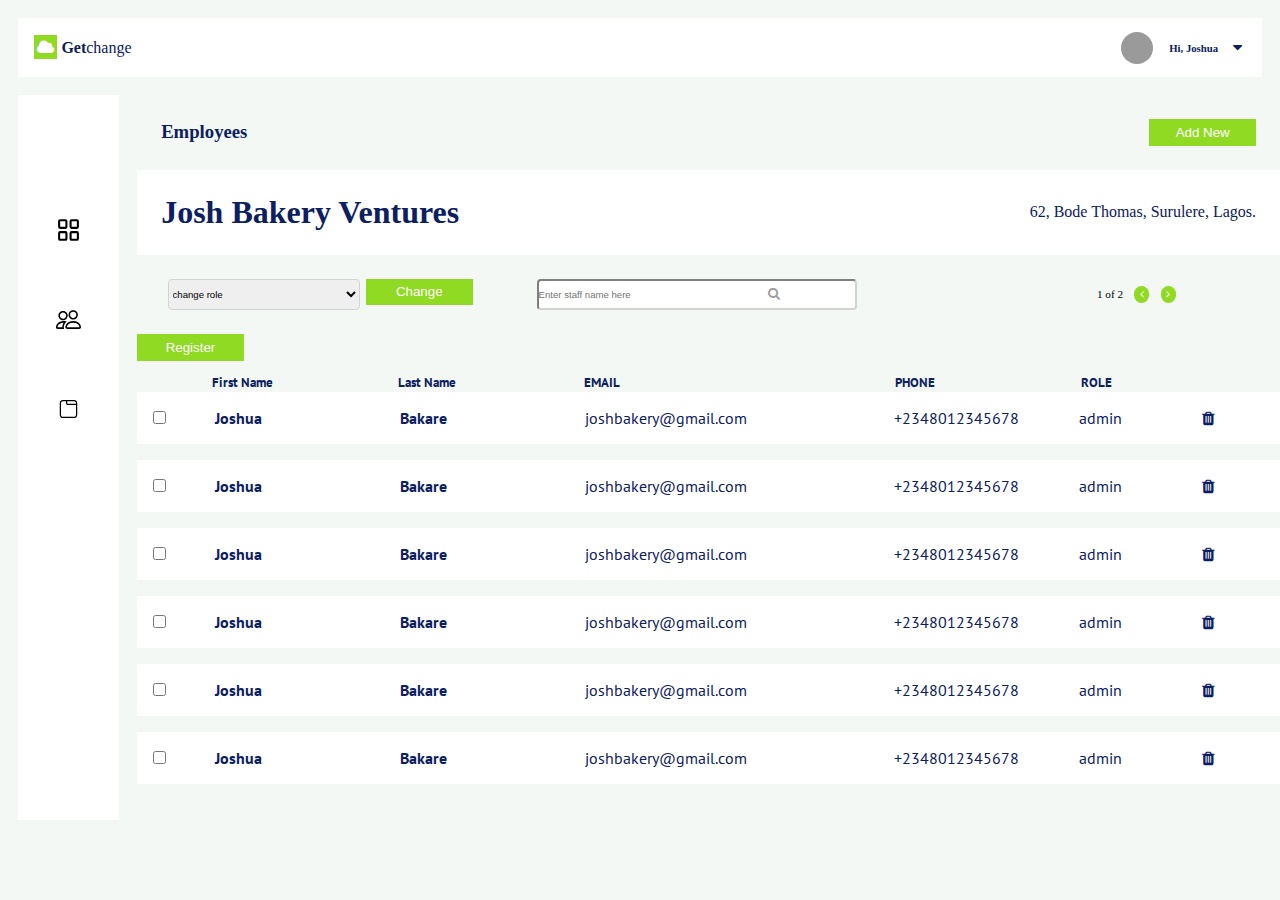
<file: index.html>
<!DOCTYPE html>
<html lang="en">
<head>
    <meta charset="UTF-8">
    <meta http-equiv="X-UA-Compatible" content="IE=edge">
    <meta name="viewport" content="width=device-width, initial-scale=1.0">
    <link rel="stylesheet" href="style.css">
    <link href="https://fonts.googleapis.com/css2?family=Karla:wght@200;300&family=Nunito:wght@200;300&family=PT+Sans&family=Rubik:wght@300;400&family=Ubuntu:wght@300;400&display=swap" rel="stylesheet">
    <link
      rel="stylesheet"
      href="https://cdnjs.cloudflare.com/ajax/libs/font-awesome/4.7.0/css/font-awesome.min.css"
    />
    <title>Document</title>
</head>
<body>
    <header>
        <div>
            <span class="geticon"><i class="fa fa-cloud"></i></span>
            <b>Get</b>change
        </div>
        <div id="account">
            <div class="dp"></div>
            <h6>Hi, Joshua</h6>
            <div><i class="fa fa-caret-down"></i></div>
        </div>
    </header>
    <main>
        <nav>
            <input type="checkbox" id="check">
            <label for="check">
                <i class="fa fa-bars" id="btn"></i>
            <i class="fa fa-times" id="cancel"></i>
            </label>
            <nav id="sidebar">
                <img src="../icon/grid.svg" alt="">
                <img src="../icon/account.svg" alt="">
                <img src="../icon/tab.svg" alt="">
            </nav>
        </nav>
        <nav>
            <div id="employees">
                <h3>Employees</h3>
                <button>Add New</button>
            </div>
            <div id="josh-bakery">
                <h1>Josh Bakery Ventures</h1>
                <p>62, Bode Thomas, Surulere, Lagos.</p>
            </div>
            <div id="searchline">
               <div class="searchbox">
                    <div class="search">
                        <select>
                            <option value="change-role">change role</option>
                        </select>
                        <button>Change</button>
                       <div class="search-here">
                           <input type="search" placeholder="Enter staff name here"><i class="fa fab fa-search"></i></div>
                        </div>
                    </div>
                    <div class="nextlist">
                        <p>1 of 2</p> 
                        <div class="fwdicon"><i class="fa fa-angle-left"></i></div><div class="bckicon"><i class="fa fa-angle-right"></i></div> 
                    </div>
                </div>
            </div>
            <a href="form.html"><button>Register</button></a>
            <div class="employees-profile"> Employees Profile</div>
            <nav id="employee-container">
                <ul id="details-head">
                    <li></li>
                    <li>first name</li>
                    <li>last name</li>
                    <li>email</li>
                    <li>phone</li>
                    <li>role</li>
                    <li</li>
                </ul>
                <ul id="details">
                    <li class="checkweb"><input type="checkbox"></li>
                    <li>joshua</li>
                    <li>bakare</li>
                    <li>joshbakery@gmail.com</li>
                    <li>+2348012345678</li>
                    <li>admin</li>
                    <li class="checkmob"><input type="checkbox"></li>
                    <li><i class="fa fa-trash"></i></li>
                </ul>
                <ul id="details">
                    <li class="checkweb"><input type="checkbox"></li>
                    <li>joshua</li>
                    <li>bakare</li>
                    <li>joshbakery@gmail.com</li>
                    <li>+2348012345678</li>
                    <li>admin</li>
                    <li class="checkmob"><input type="checkbox"></li>
                    <li><i class="fa fa-trash"></i></li>
                </ul>
                <ul id="details">
                    <li class="checkweb"><input type="checkbox"></li>
                    <li>joshua</li>
                    <li>bakare</li>
                    <li>joshbakery@gmail.com</li>
                    <li>+2348012345678</li>
                    <li>admin</li>
                    <li class="checkmob"><input type="checkbox"></li>
                    <li><i class="fa fa-trash"></i></li>
                </ul>
                <ul id="details">
                    <li class="checkweb"><input type="checkbox"></li>
                    <li>joshua</li>
                    <li>bakare</li>
                    <li>joshbakery@gmail.com</li>
                    <li>+2348012345678</li>
                    <li>admin</li>
                    <li class="checkmob"><input type="checkbox"></li>
                    <li><i class="fa fa-trash"></i></li>
                </ul>
                <ul id="details">
                    <li class="checkweb"><input type="checkbox"></li>
                    <li>joshua</li>
                    <li>bakare</li>
                    <li>joshbakery@gmail.com</li>
                    <li>+2348012345678</li>
                    <li>admin</li>
                    <li class="checkmob"><input type="checkbox"></li>
                    <li><i class="fa fa-trash"></i></li>
                </ul>
                <ul id="details">
                    <li class="checkweb"><input type="checkbox"></li>
                    <li>joshua</li>
                    <li>bakare</li>
                    <li>joshbakery@gmail.com</li>
                    <li>+2348012345678</li>
                    <li>admin</li>
                    <li class="checkmob"><input type="checkbox"></li>
                    <li><i class="fa fa-trash"></i></li>
                </ul>
           </nav>
           
        </nav>
        
    </main>
</body>
</html>
</file>
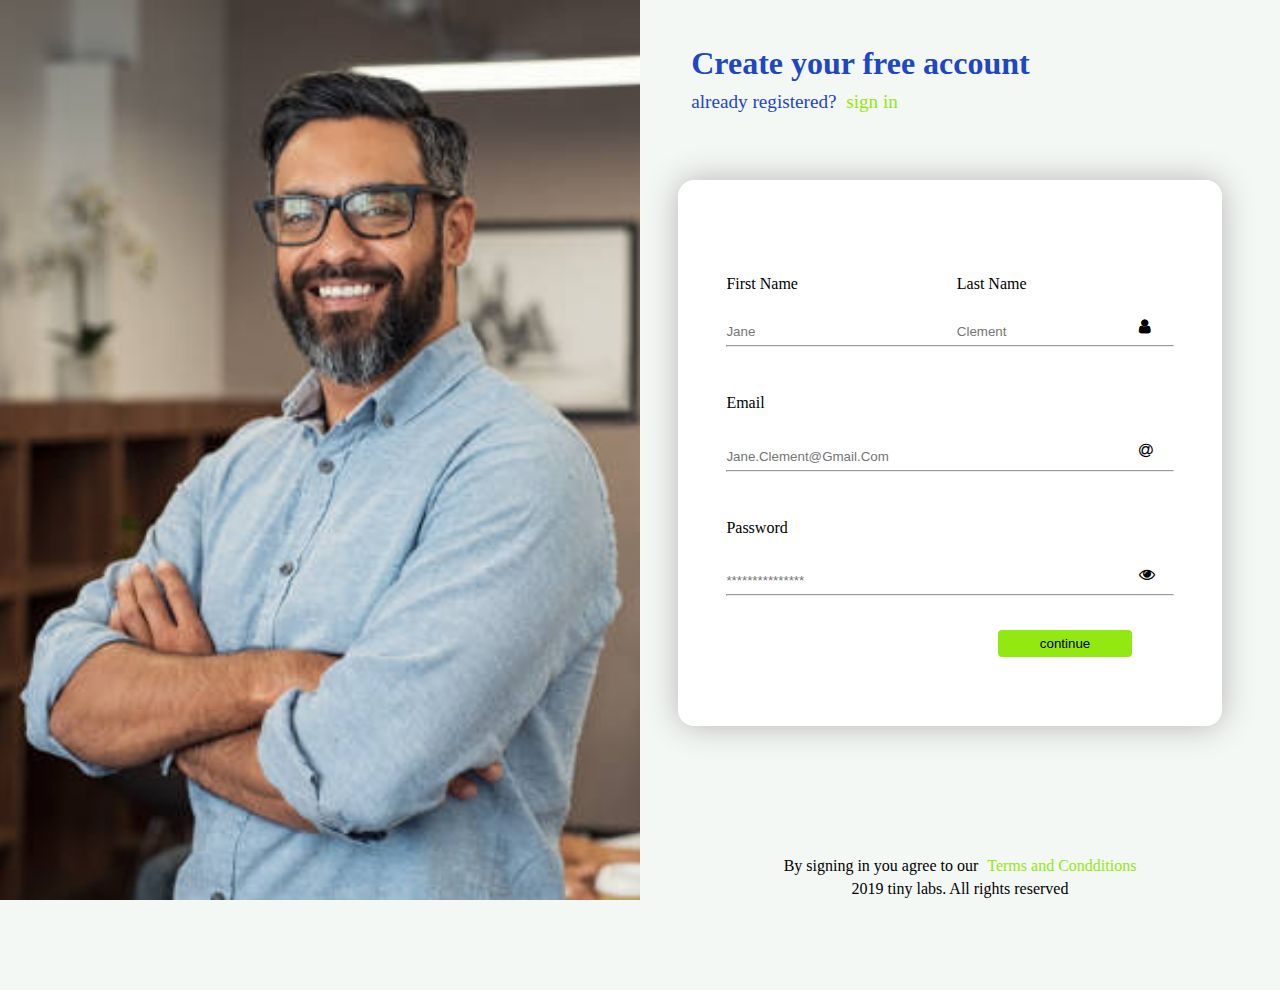
<file: form.html>
<!DOCTYPE html>
<html lang="en">
<head>
    <meta charset="UTF-8">
    <meta http-equiv="X-UA-Compatible" content="IE=edge">
    <meta name="viewport" content="width=device-width, initial-scale=1.0">
    <link rel="stylesheet" href="form.css">
    <link
      rel="stylesheet"
      href="https://cdnjs.cloudflare.com/ajax/libs/font-awesome/4.7.0/css/font-awesome.min.css"
    />
    <title>Document</title>
</head>
<body>
    <main class="maincontainer">
        <nav class="image-container">
            
        </nav>
        <nav class="form-container">
            <form action="">
                <div class="formhead">
                    <div class="create"><h1>Create your free account</h1></div>
                    
                   <span class="sign-in"><p class="already">already registered?</p><p class="login">sign in</p></span>
                </div>
                </div>
                <div class="register">
                    <div class="name">
                         <label for="first-name"><p>first name</p> <br><input type="text" required placeholder="Jane"><i class="fa fa-user"></i></label>
                         <hr>
                        <label for="last-name"><p>last name</p> <br><input type="text" placeholder="Clement" required><i class="fa fa-user"></i></label>  
                    </div>               
                        <hr>
                    <label for="email" aria-required=""><p>email</p>
                    <br>
                    <input type="email" placeholder="jane.clement@gmail.com"><i class="fa fa-at"></i></label>
                        <hr>
                    <label for="password" required ><p>password</p>
                    <br>
                    <input type="password" placeholder="***************" required><i class="fa fa-eye"></i></label>
                    <hr>
                    <button>continue</button>
                </div>
            </form>
            <footer>
                <div class="terms">By signing in you agree to our<p> Terms and Condditions</p></div>
                <div> 2019 tiny labs. All rights reserved</div>
            </footer>
        </nav>
    </main>
        
</body>
</html>
</file>
<file: style.css>
html{
    background-color: rgba(240, 245, 241, 0.719);
}
/* .dob{
    font-family: 'Karla', sans-serif;
font-family: 'Nunito', sans-serif;
font-family: 'PT Sans', sans-serif;
font-family: 'Rubik', sans-serif;
font-family: 'Ubuntu', sans-serif;
} */
*{
    margin: 0;
    padding: 0;
    list-style: none;
    text-decoration: none;
}
@media (max-width:35em){
    header{
        color: rgb(12, 32, 97);
        background-color: white;
        display: flex;
        justify-content: space-between;
        align-items: center;
        padding: 1em;
        height: 3vh;
        margin: 2vh;
        width: 85vw;
    }
    .geticon{
        background-color: rgb(145, 218, 36);
        color: white;
        padding: .2em;
    }
    .dp{
        height: 1.1em;
        width: 1.1em;
        background-color: rgb(155, 154, 154);
        border-radius: .5em;
        margin: .7em;
    }
    #account{
        display: grid;
        grid-template-columns: 1fr 1fr .2fr;
        justify-content: space-between;
        align-content: space-between;
        align-items: center;
    }
    #sidebar{
        visibility: hidden;
        position: fixed;
        left: 100vw;
        height: 100vh;
        display: flex;
        flex-direction: column;
        align-items: center;
        background-color: white;
        z-index: 20;
    }
    #sidebar img{
        position: relative;
        margin: 2em 0;
        width: 1.6em;
        /* margin-top:5vh ; */
    }
    #sidebar img:hover{
        padding: .5em;
        background-color: greenyellow;
        transition: ease-in-out .3s;
    }
    #check{
        display: none;
    }
    label #btn{
        position: absolute;
        left: 85vw;
        top: 11vh;
    }
    label #btn:hover{
        cursor: pointer;
        font-size: 1.3em;
        transition: ease-in-out .4s;
    }
    label #cancel{
        margin-right: 5vw;
        position: fixed;
        left: 110vw;
        visibility: hidden;
    }
    label #cancel:hover{
        cursor: pointer;
        font-size: 1.1em;
        transition: ease-in-out .4s;
    }
    #check:checked ~ label #btn{
        font-size: 1.3em;
    }
    #check:checked ~ label #cancel{
        visibility: visible;
        position: absolute;
        left: 82vw;
        top: 10vh;
        transition: ease-in-out .5s;
        z-index: 50;
    }
    #check:checked ~ #sidebar{
        visibility: visible;
        position: absolute;
        left: 82vw;
        top: 10vh;
        width: 15vw;
        z-index: 30;
        transition: ease-in-out .5s;
    }
    button{
        color: white;
        background-color: rgb(145, 218, 36);
        border: 0;
        width: 6em;
        height: 2em;
    }
    button:hover{
        cursor: pointer;
        font-size: .9em;
        background-color: green;
        transition: ease-in-out .3s;

    }
    main{
        display: grid;
        grid-template-columns: .12fr 1fr;
    }
    #employees{
        font-family: 'Ubuntu', sans-serif;
        color: rgb(12, 32, 97);
        width: 85vw;
        padding: 1.5em;
        display: flex;
        justify-content: space-between;
        align-items: center;
    }
    #josh-bakery{
        font-family: 'Karla', sans-serif;
        color: rgb(12, 32, 97);
        padding: 1.6em;
        display: flex;
        flex-direction: column;
        justify-content: space-between;
        align-items: flex-start;
        background-color: white;
    }
    .search{
        padding:1em .5em;
        display: grid;
        grid-template-columns: .5fr .4fr 1fr;
        justify-content: space-between;
    }
    .search input,select{
        font-size: .6em;
        border-radius: .4em;
        border-color: rgb(212, 209, 209);
        height: 3.5vh;
        width: 20vw;
    }
    .search input{
        margin-left: 5vw;
        width: 40vw;
    }
    .search-here{
        display: flex;
        align-items: center;
        
    }
    .search-here i{
        font-size: .8em;
        color: rgb(158, 157, 157);
        position: absolute;
        left: 88%;
    }
    .nextlist{
        display: none;
    }
    #details-head{
        display: none;
    }
    .employees-profile{
        font-family: 'Nunito', sans-serif;
        color: rgb(12, 32, 97);
        font-weight: bolder;
        height: 4vh;
        font-size: .9em;
        display: flex;
        align-items: center;
        width: 45vw;
        text-align: center;
        margin-bottom: 2vh;
        margin-top: 3vh;
        padding-left: 20vw;
        background-color: white;
    }
    #employee-container{
        color: rgb(12, 32, 97);
        display: grid;
        grid-template-columns: 1fr 1fr;
        grid-template-rows: 1fr 1fr 1fr;
        justify-items: center;
        justify-content: space-evenly;
        align-items: center;
        align-content: space-around;
    }
    #details{
        font-family: 'PT Sans', sans-serif;
        text-align: center;
        font-size: .7em;
        line-height: 3.5vh;
        width: 40vw;
        height: 25vh;
        padding: .3em;        
        background-color: white;
        margin: .5em;
    }
    #details:hover{
        cursor: pointer;
        width: 40.5vw;
        height: 25.5vh;
        background: rgb(145, 218, 36);
        color: white;
        box-shadow: 0 0 1em rgb(147, 241, 118);
        transition: ease-in-out .4s;
    }
    ul :nth-child(2){
        text-transform: uppercase;
        font-weight: bold;
    }
    ul :nth-child(3){
        text-transform: uppercase;
        font-weight: bold;
    }
    ul :nth-child(4){
        font-size: .9em;
    }
    ul .checkweb{
        display: none;
    }

}
@media (min-width:35em){
    header{
        color: rgb(12, 32, 97);
        background-color: white;
        display: flex;
        justify-content: space-between;
        align-items: center;
        padding: 1em;
        height: 3vh;
        margin: 2vh;
    }
    .geticon{
        background-color: rgb(145, 218, 36);
        color: white;
        padding: .2em;
    }
    .dp{
        height: 2em;
        width: 2em;
        background-color: rgb(155, 154, 154);
        border-radius: 1em;
        margin: 1em;
    }
    #account{
        display: grid;
        grid-template-columns: 1fr 1fr .2fr;
        justify-content: space-between;
        align-content: space-between;
        align-items: center;
    }
    #call-sidebar{
        display: none;
    }
    button{
        color: white;
        background-color: rgb(145, 218, 36);
        border: 0;
        width: 6em;
        height: 2em;
    }
    button:hover{
        cursor: pointer;
        font-size: .9em;
        background-color: green;
        transition: ease-in-out .3s;

    }
    main{
        display: grid;
        grid-template-columns: .12fr 1fr;
    }
    #check{
        display: none;
    }
    #btn{
        display: none;
    }
    #cancel{
        display: none;
    }
    #sidebar{
        display: flex;
        flex-direction: column;
        align-items: center;
        padding-top: 10vh;
        background-color: white;
        height: 90%;
        margin:0 2vh;
    }
    #sidebar img{
        margin: 2em 0;
        width: 1.6em;
    }
    #sidebar img:hover{
        padding: .5em;
        background-color: greenyellow;
        transition: ease-in-out .3s;
    }
    #employees{
        color: rgb(12, 32, 97);
        padding: 1.5em;
        display: flex;
        justify-content: space-between;
        align-items: center;
    }
    #josh-bakery{
        color: rgb(12, 32, 97);
        padding: 1.5em;
        display: flex;
        justify-content: space-between;
        align-items: center;
        background-color: white;
    }
    #searchline{
        padding: 1.5em;
        display: grid;
        grid-template-columns: 1fr .17fr;
    }
    #searchbox{
        display: flex;
        justify-content: flex-end;
        justify-content: space-between;
    }
    .search{
        display: flex;
        flex-direction: row;
    }
    #searchbox{
        display: flex;
        justify-content: flex-end;
        justify-content: space-between;
    }
    .search input,select{
        font-size: .6em;
        border-radius: .4em;
        border-color: rgb(212, 209, 209);
        height: 3.5vh;
        width: 15vw;
        margin: 0 .5vw;
    }
    .search input{
        margin-left: 5vw;
        width: 25vw;
    }
    .search-here{
        display: flex;
        align-items: center;
        justify-content: center;
    }
    .search-here i{
        font-size: .8em;
        color: rgb(158, 157, 157);
        position: absolute;
        left: 66%;
    }
    .nextlist{
        font-size: .7em;
        text-align: center;
        display: flex;
        align-items: center;
    }
    .fwdicon{
        color: white;
        margin:0 1em;
        background-color: rgb(145, 218, 36);
        padding: .2em .5em;
        border-radius: 1em;
    }
    .bckicon{
        color: white;
        background-color: rgb(145, 218, 36);
        padding: .2em .5em;
        border-radius: 1em;
    }
    .employees-profile{
        display: none;
    }
    ul{
        display: grid;
        grid-template-columns: .1fr .3fr .3fr .5fr .3fr .2fr .1fr;
        padding: 1em;
    }
    ul .checkmob{
        display: none;
    }
    #details-head{
        font-family: 'PT Sans', sans-serif;
        color: rgb(12, 32, 97);
        margin-bottom: -3vh;
        font-size: .8em;
        text-transform: uppercase;
        font-weight: bold;
    }
    #details{
        align-items: center;
        color: rgb(12, 32, 97);
        font-family: 'PT Sans', sans-serif;
        background-color: white;
        margin: 1em 0;
    }
    
    ul :nth-child(2){
        text-transform: capitalize;
        font-weight: bold;
    }
    ul :nth-child(3){
        text-transform: capitalize;
        font-weight: bold;
    }
    #details:hover{
        cursor: pointer;
        text-align: center;
        height: 3vh;
        font-size: 1.03em;
        background-color: rgb(145, 218, 36);;
        transition: ease-in-out .5s;
    }
}
@media (min-width:60em){
    header{
        background-color: white;
        display: flex;
        justify-content: space-between;
        align-items: center;
        padding: 1em;
        height: 3vh;
        margin: 2vh;
    }
    .geticon{
        background-color: rgb(145, 218, 36);
        color: white;
        padding: .2em;
    }
    .dp{
        height: 2em;
        width: 2em;
        background-color: rgb(155, 154, 154);
        border-radius: 1em;
        margin: 1em;
    }
    #account{
        display: grid;
        grid-template-columns: 1fr 1fr .2fr;
        justify-content: space-between;
        align-content: space-between;
        align-items: center;
    }
    #call-sidebar{
        display: none;
    }
    button{
        color: white;
        background-color: rgb(145, 218, 36);
        border: 0;
        width: 8em;
        height: 2em;
    }
    button:hover{
        cursor: pointer;
        font-size: 1em;
        background-color: green;
        transition: ease-in-out .3s;

    }
    main{
        display: grid;
        grid-template-columns: .12fr 1fr;
    }
    #sidebar{
        display: flex;
        flex-direction: column;
        align-items: center;
        padding-top: 10vh;
        background-color: white;
        height: 90%;
        margin:0 2vh;
    }
    #sidebar img{
        margin: 2em 0;
        width: 1.6em;
    }
    #sidebar img:hover{
        padding: .5em;
        background-color: greenyellow;
        transition: ease-in-out .3s;
    }
    #employees{
        padding: 1.5em;
        display: flex;
        justify-content: space-between;
        align-items: center;
    }
    #josh-bakery{
        padding: 1.5em;
        display: flex;
        justify-content: space-between;
        align-items: center;
        background-color: white;
    }
    #searchline{
        padding: 1.5em;
        display: grid;
        grid-template-columns: 1fr .17fr;
    }
    #searchbox{
        display: flex;
        justify-content: flex-end;
        justify-content: space-between;
    }
    .search input,select{
        border-radius: .4em;
        border-color: rgb(212, 209, 209);
        height: 3.5vh;
        width: 15vw;
        margin: 0 .5vw;
    }
    .search input{
        margin-left: 5vw;
        width: 25vw;
    }
    .search-here{
        display: flex;
        align-items: center;
        justify-content: center;
    }
    .search-here i{
        font-size: .8em;
        color: rgb(158, 157, 157);
        position: absolute;
        left: 60vw;
    }
    .nextlist{
        text-align: center;
        display: flex;
        align-items: center;
    }
    .fwdicon{
        color: white;
        margin:0 1em;
        background-color: rgb(145, 218, 36);
        padding: .2em .5em;
        border-radius: 1em;
    }
    .bckicon{
        color: white;
        background-color: rgb(145, 218, 36);
        padding: .2em .5em;
        border-radius: 1em;
    }
    .employees-profile{
        display: none;
    }
    ul{
        display: grid;
        grid-template-columns: .1fr .3fr .3fr .5fr .3fr .2fr .1fr;
        padding: 1em;
    }
    ul checkmob{
        display: none;
    }
    #details-head{
        text-transform: uppercase;
        font-weight: bold;
    }
    #details{
        background-color: white;
        margin: 1em 0;
    }
    #details:hover{
        text-align: center;
        height: 3vh;
        transition: ease-in-out .5s;
    }
}
</file>
<file: form.css>
*{
    margin: 0;
    padding: 0;
}
html{
    background-color: rgba(240, 245, 241, 0.719);
    height: 100vh;
}
@media (max-width: 35em){
    .maincontainer{
        display: grid;
    }
    .image-container{
        display: none;
    }
    .formhead{
        display: flex;
        flex-direction: column;
        justify-content: center;
        align-items: center;
        text-align: center;
        color: rgb(57, 85, 177);
    }
    .create h1{
        font-size: 2em;
        padding-bottom: .5em;
    }
    .sign-in{
        font-size: 1.1em;
        display: flex;
        flex-direction: row;
        align-items: center;
    }
    .login{
        margin-left: .2em;
        color: rgb(72, 243, 66);
    }
    .form-container{
        position: relative;
        top: 10vh;
    }
    .register{
        text-transform: capitalize;
        padding: 3em;
        position: absolute;
        top: 13vh;
        left: 15vw;
        width: 50vw;
        background-color: white;
        box-shadow: 0 0 2em rgb(182, 180, 180);
        height: 60vh;
        border-radius: 1em;
    }
    .register label{
        line-height: 2.5vh;
    }
    .name{
        display: flex;
        flex-direction: column;
        justify-content: space-between;
    }

    input{
        color: blue;
        border: none;
        width: 50vw;
        height: 4vh;
        font-size: .7em;
        text-transform: capitalize;
    }
    label i{
        position: absolute;
        left: 55vw;
        text-align: center;
    }
    label p{
        color: gray;
        padding-top:4vh ;
    }
    
    button{
        text-transform: capitalize;
        position: absolute;
        left: 15vw;
        top: 62vh;
        background-color: rgb(72, 243, 66);
        color: white;
        border: 0;
        width: 15em;
        height: 2.3em;
        border-radius: .2em;
    }
    footer{
        position: relative;
        top: 90vh;
        height: 10vh;
        display: flex;
        flex-direction: column;
        align-items: center;
        width: 100vw;
        line-height: 3vh;
    }
    .terms{
        display: flex;
    }
    .terms p{
        color:rgb(72, 243, 66) ;
        padding-left: 1vw;
    }
}
@media (min-width: 35em){
    .maincontainer{
        display: grid;
        grid-template-columns: .5fr 1fr;
    }
    .image-container{
        height: 100vh;
        width: 45vw;
        background: url(guy.jpg);
        background-position: calc(30%);
        background-repeat: no-repeat;
        background-size: cover;
    }
    .formhead{
        color: rgb(46, 76, 175);
        position: absolute;
        left: 5vw;
        top: -5vh;
        height: 10vh;
    }
    .create h1{
        font-size: 1.7em;
        padding-bottom: 1vh;
    }
    .sign-in{
        font-size: 1.1em;
        display: flex;
        flex-direction: row;
    }
    .login{
        margin-left: .5em;
        color: rgb(146, 233, 17);
    }
    .form-container{
        position: relative;
        top: 10vh;

    }
    .register{
        text-transform: capitalize;
        padding: 3em;
        position: absolute;
        top: 10vh;
        left: 3vw;
        width: 35vw;
        line-height: 3vh;
        background-color: white;
        box-shadow: 0 0 2em rgb(182, 180, 180);
        height: 55vh;
        border-radius: 1em;
    }
    .register label{
        line-height: 3.5vh;
    }
    .name{
        display: flex;
        justify-content: space-between;
    }
    .name hr{
        display: none;
    }
    input{
        border: none;
        width: 17vw;
        height: 3vh;
    }
    label i{
        position: absolute;
        left: 38vw;
        text-align: center;
    }
    label p{
        padding-top: 5vh;
    }
    button{
        position: absolute;
        left: 25vw;
        top: 58vh;
        background-color: rgb(146, 233, 17);
        border: 0;
        width: 10em;
        height: 2em;
        border-radius: .3em;
    }
    footer{
        display: flex;
        flex-direction: column;
        align-items: center;
        position: relative;
        top: 85vh;
        line-height: 2.5vh;
}
.terms{
    display: flex;
}
.terms p{
    padding-left: 1vh;
    color:rgb(146, 233, 17) ;
}
}
@media (min-width: 62em){
.maincontainer{
    display: grid;
    grid-template-columns: .5fr 1fr;
}
.image-container{
    height: 100vh;
    width: 50vw;
    background: url(guy.jpg);
    background-position:calc(30%);
    background-repeat: no-repeat;
    background-size: cover;
}
.formhead{
    color: rgb(32, 70, 196);
    position: absolute;
    left: 4vw;
    top: 10vw;
    top: -5vh;
}
.create h1{
    font-size: 2em;
}
.sign-in{
    font-size: 1.2em;
    display: flex;
    flex-direction: row;
}
.login{
    margin-left: .5em;
    color: rgb(146, 233, 17);
}
.form-container{
    position: relative;
    top: 10vh;
}
.register{
    text-transform: capitalize;
    padding: 3em;
    position: absolute;
    top: 10vh;
    left: 3vw;
    width: 35vw;
    line-height: 3vh;
    background-color: white;
    box-shadow: 0 0 2em rgb(182, 180, 180);
    height: 50vh;
    border-radius: 1em;
}
.register label{
    line-height: 2.5vh;
}
.name{
    display: flex;
    justify-content: space-between;
}
.name hr{
    display: none;
}
input{
    text-transform: capitalize;
    color: blue;
    border: none;
    width: 17vw;
    height: 3vh;
}
label i{
    position: absolute;
    left: 36vw;
    text-align: center;
}
.terms p{
    padding-left: 1vh;
}
button{
    position: absolute;
    left: 25vw;
    top: 50vh;
    background-color: rgb(146, 233, 17);
    border: 0;
    width: 10em;
    height: 2em;
    border-radius: .3em;
}
}
</file>
